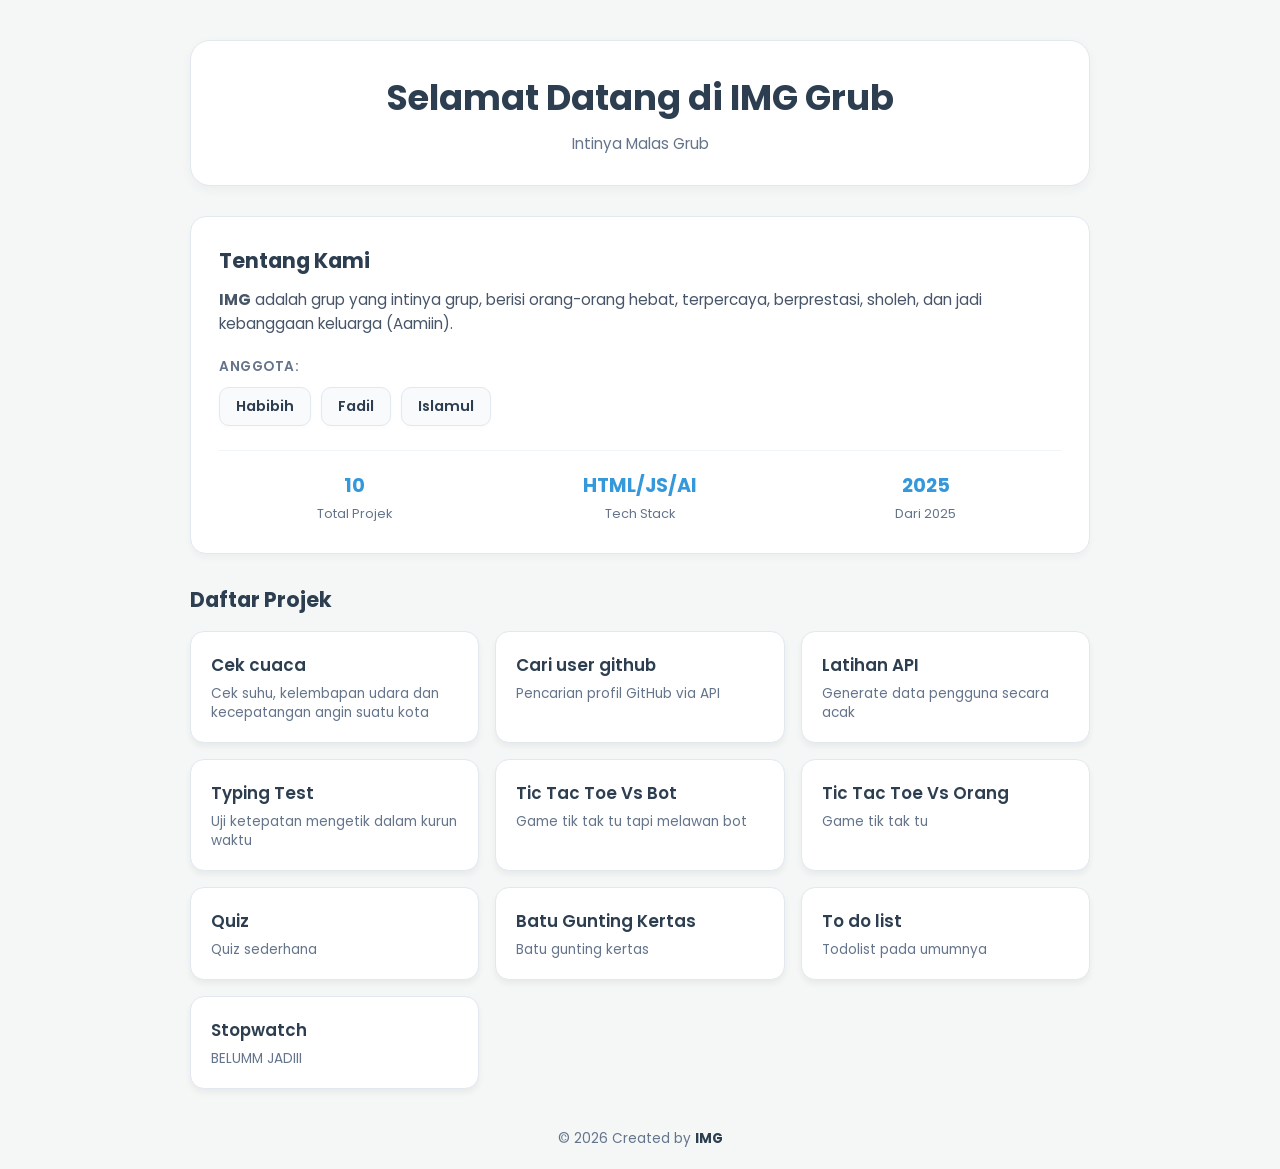
<file: index.html>
<!DOCTYPE html>
<html lang="en">
<head>
    <meta charset="UTF-8">
    <meta name="viewport" content="width=device-width, initial-scale=1.0">
    <link rel="stylesheet" href="style.css">
    <title>IMG</title>
</head>
<body>
    <div class="wrapper">
        
        <!-- Hero Section -->
        <header class="hero">
            <!-- <span class="badge-hero">Showcase Portofolio</span> -->
            <h1>Selamat Datang di IMG Grub</h1>
            <p class="subtitle">Intinya Malas Grub</p>
        </header>

        <!-- About Us Section -->
        <section class="about-section">
            <h2>Tentang Kami</h2>
            <p class="about-desc">
                <strong>IMG</strong> adalah grup yang intinya grup, berisi orang-orang hebat, terpercaya, berprestasi, sholeh, dan jadi kebanggaan keluarga (Aamiin).
            </p>

            <!-- List Member dengan Card / Badge -->
            <div class="member-container">
                <span class="member-title">Anggota:</span>
                <div class="member-list">
                    <a href="https://github.com/BelugaLink" target="_blank" rel="noopener noreferrer" class="member-card">
                        Habibih
                    </a>
                    <a href="https://github.com/dilfaaa" target="_blank" rel="noopener noreferrer" class="member-card">
                        Fadil
                    </a>
                    <a href="https://github.com/Wt40107" target="_blank" rel="noopener noreferrer" class="member-card">
                        Islamul
                    </a>
                </div>
            </div>

            <!-- Quick Stats -->
            <div class="stats-container">
                <div class="stat-item">
                    <span class="stat-number" id="totalProjek">0</span>
                    <span class="stat-label">Total Projek</span>
                </div>
                <div class="stat-item">
                    <span class="stat-number">HTML/JS/AI</span>
                    <span class="stat-label">Tech Stack</span>
                </div>
                <div class="stat-item">
                    <span class="stat-number">2025</span>
                    <span class="stat-label">Dari 2025</span>
                </div>
            </div>
        </section>

        <!-- Main Projects Grid Section -->
        <section class="projek-section">
            <h2>Daftar Projek</h2>
            <div id="adalah"></div>
        </section>

    </div>

    <!-- Footer Credit -->
    <footer>
        <p>&copy; 2026 Created by <span>IMG</span></p>
    </footer>

    <script src="script.js"></script>
</body>
</html>
</file>
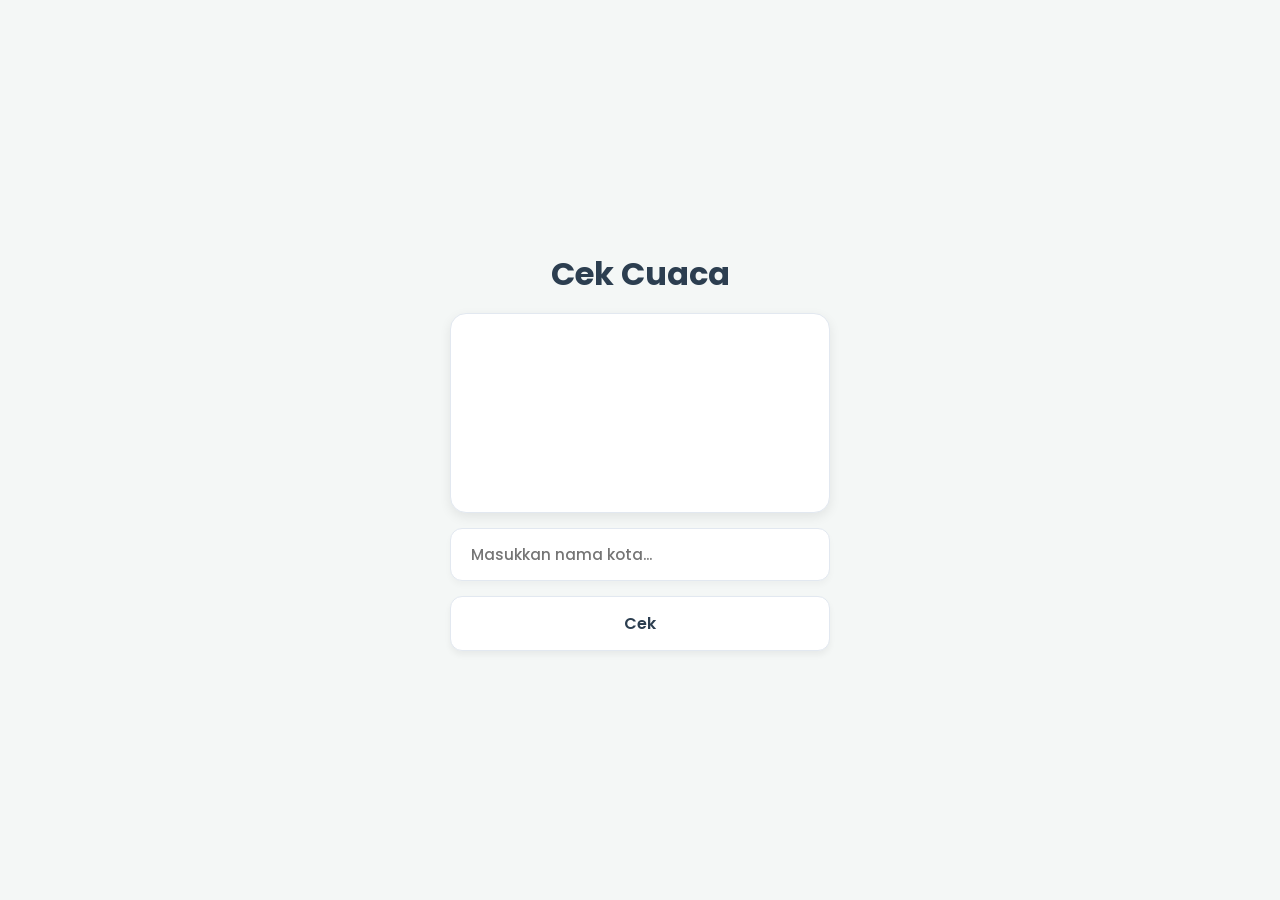
<file: cuaca/index.html>
<!DOCTYPE html>
<html lang="en">
<head>
    <meta charset="UTF-8">
    <meta name="viewport" content="width=device-width, initial-scale=1.0">
    <link rel="stylesheet" href="style.css">
    <title>Cek Cuaca</title>
</head>
<body>
    <h2>Cek Cuaca</h2>
    <div id="container"></div>
    <input type="text" id="input" placeholder="Masukkan nama kota...">
    <button id="tombol">Cek</button>
    <script src="script.js"></script>
</body>
</html>
</file>
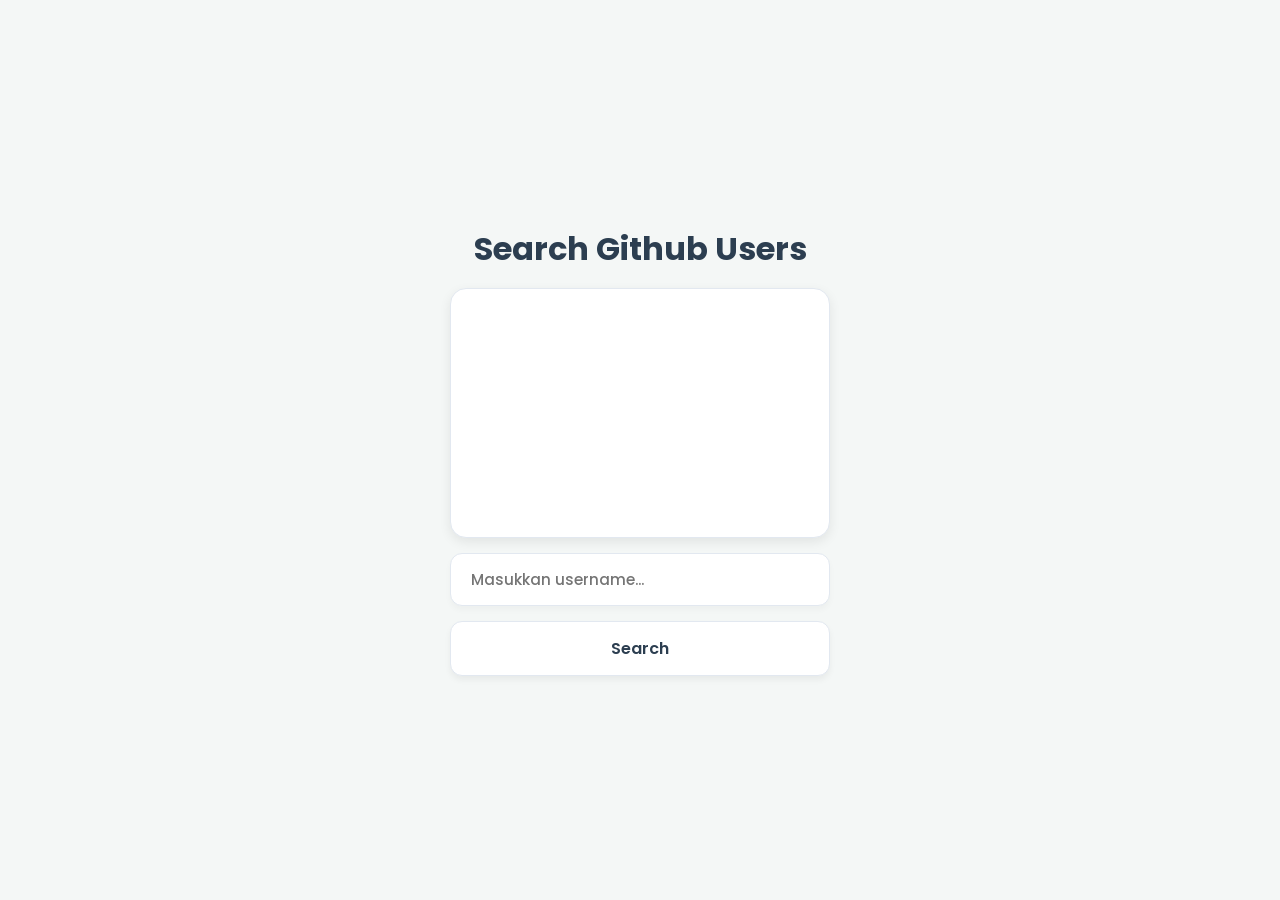
<file: githubUser/index.html>
<!DOCTYPE html>
<html lang="en">
<head>
    <meta charset="UTF-8">
    <meta name="viewport" content="width=device-width, initial-scale=1.0">
    <link rel="stylesheet" href="style.css">
    <title>Github Users Search</title>
</head>
<body>
    <h2>Search Github Users</h2>
    <div id="container"></div>
    <input type="text" id="inputUser" placeholder="Masukkan username...">
    <button id="tombol">Search</button>
    <script src="script.js"></script>
</body>
</html>
</file>
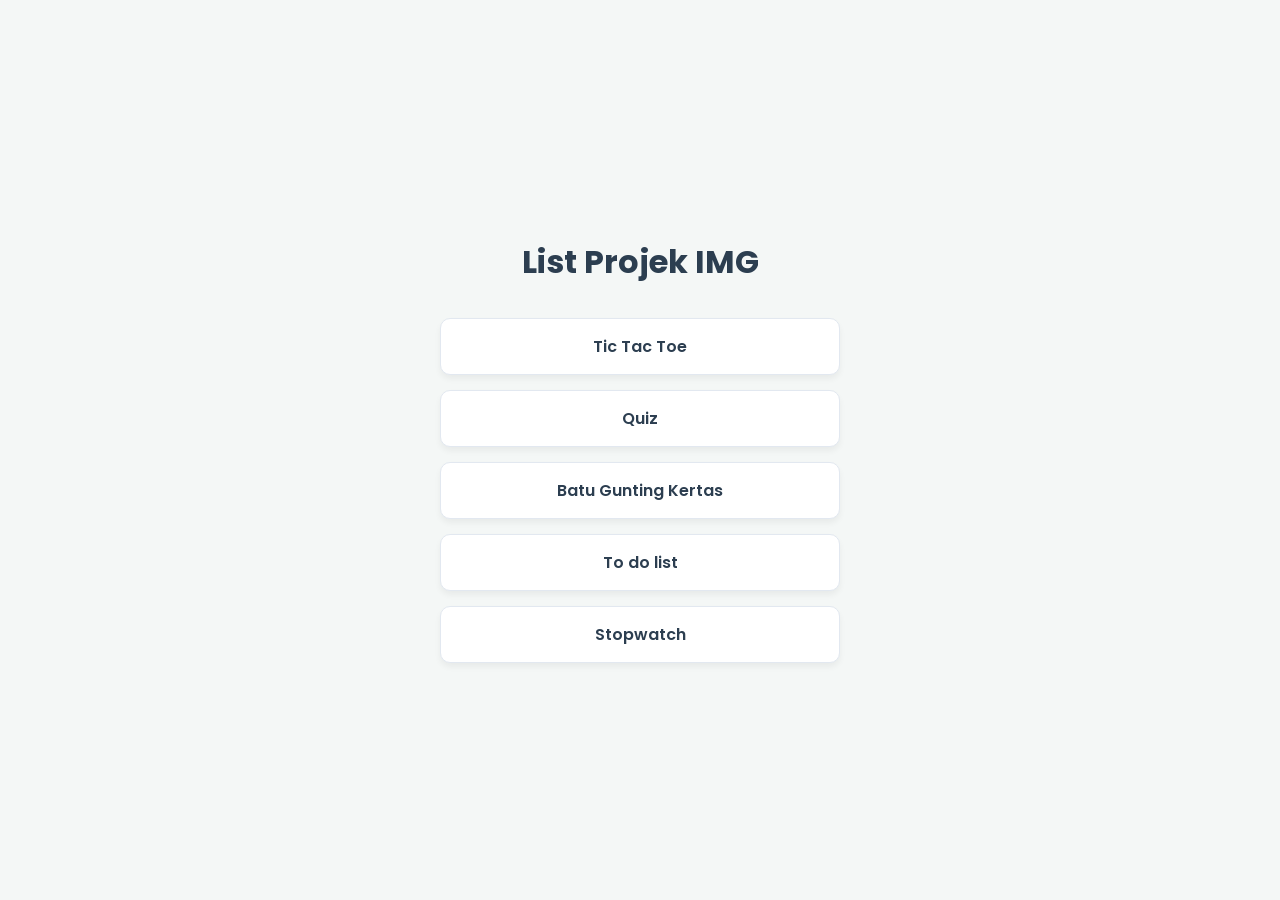
<file: halamanUtama/index.html>
<!DOCTYPE html>
<html lang="en">
<head>
    <meta charset="UTF-8">
    <meta name="viewport" content="width=device-width, initial-scale=1.0">
    <link rel="stylesheet" href="style.css">
    <title>Halaman utama img</title>
</head>
<body>
    <h1>List Projek IMG</h1>
    <div id="adalah">
    </div>
<script src="script.js"></script>
</body>
</html>
</file>
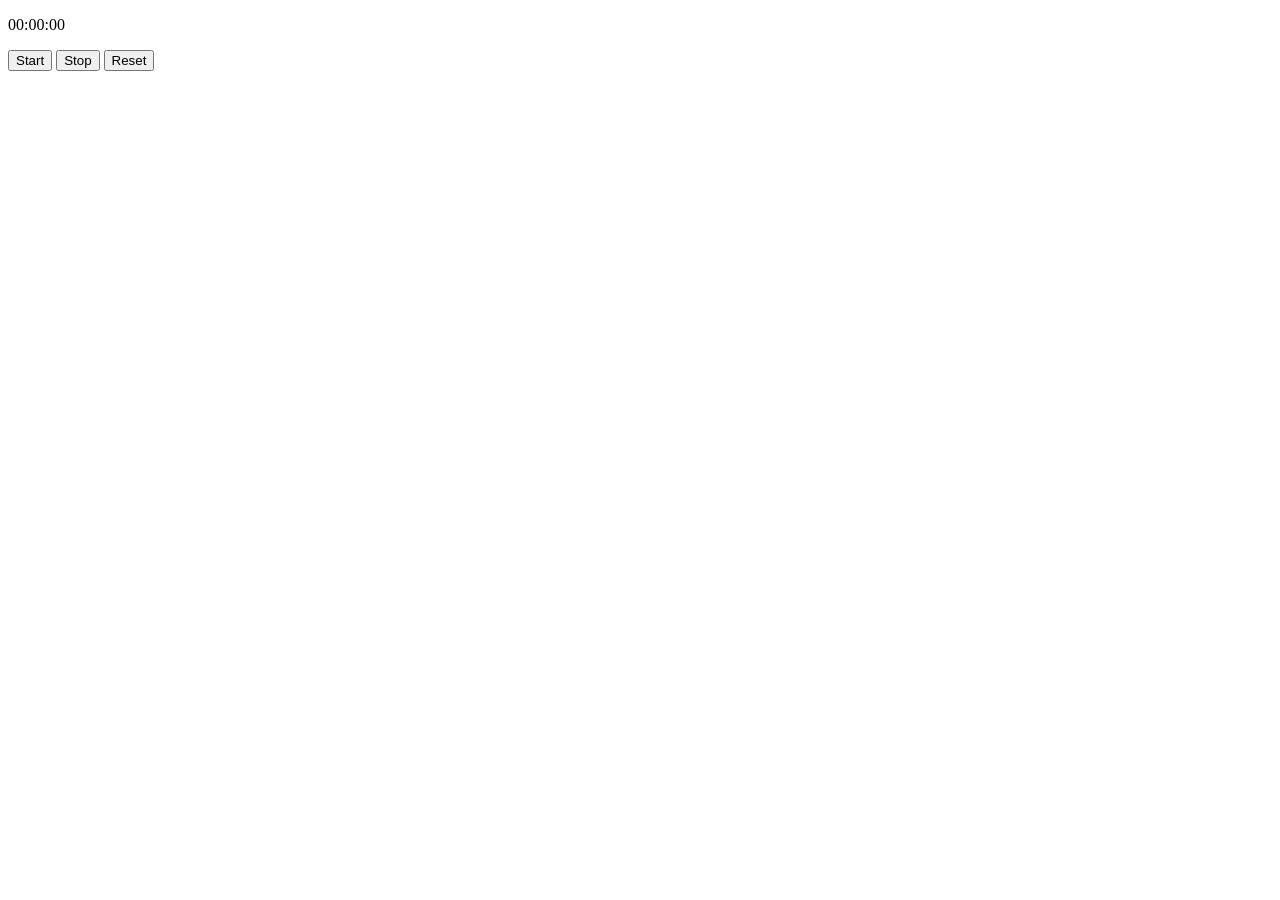
<file: miniStopWatch/index.html>
<!DOCTYPE html>
<html lang="en">
<head>
    <meta charset="UTF-8">
    <meta name="viewport" content="width=device-width, initial-scale=1.0">
    <title>Document</title>
</head>
<body>
    <p id="display">00:00:00</p>
    <button id="startBtn">Start</button>
    <button id="stopBtn">Stop</button>
    <button id="resetBtn">Reset</button>
    <script src="script.js"></script>
</body>
</html>
</file>
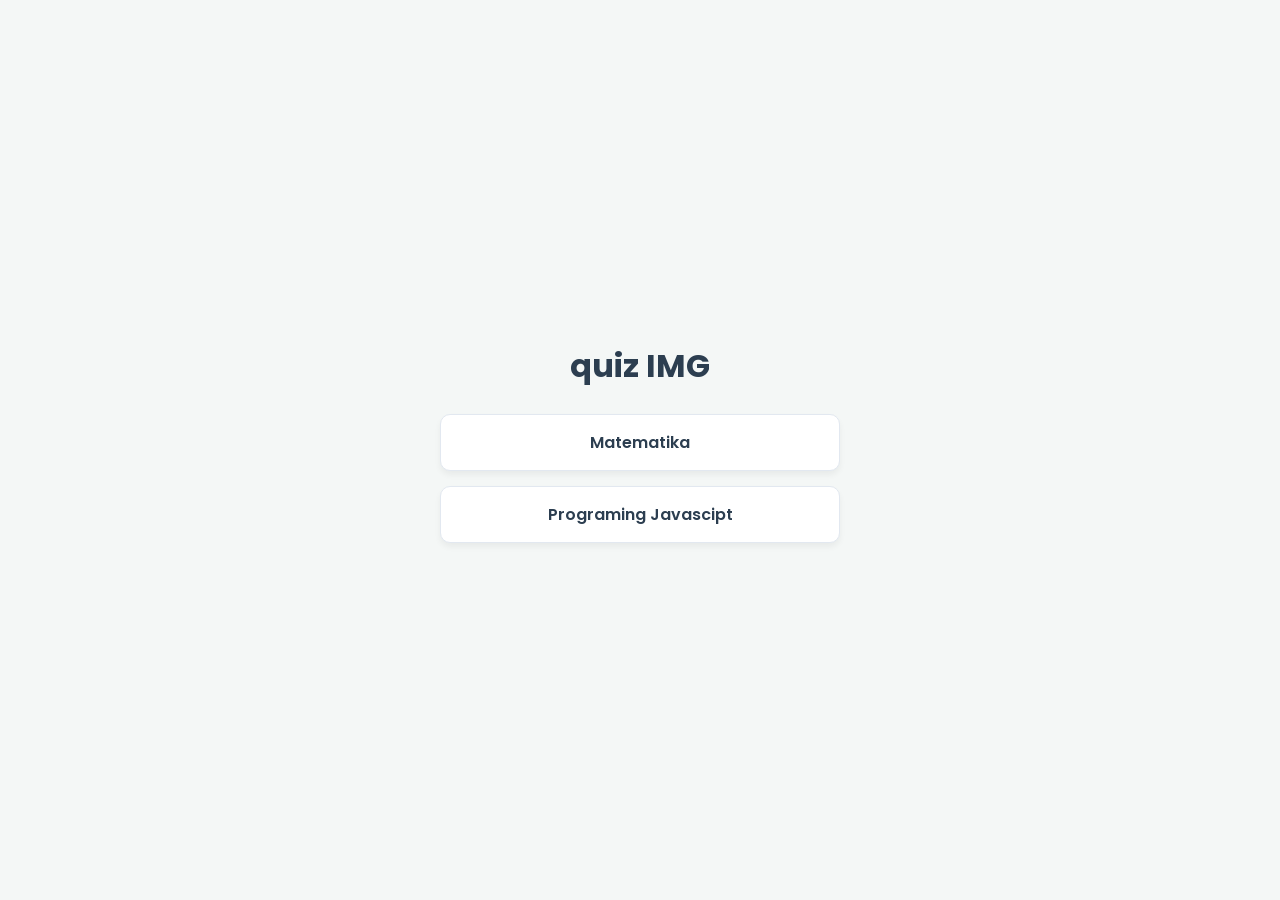
<file: quizSimple/index.html>
<!DOCTYPE html>
<html lang="en">
<head>
    <meta charset="UTF-8">
    <meta name="viewport" content="width=device-width, initial-scale=1.0">
    <title>quiz kecil kecilan</title>
    <link rel="stylesheet" href="style.css">
</head>
<body>
    <h2>quiz IMG</h2>
    <button id="matematika">Matematika</button>
    <button id="javascript">Programing Javascipt</button>
    <div id="scor" class="hidden">skor</div>
    <div id="quizContainer" class="hidden">
        <p id="timer">00.01.00</p>
        <div id="categoryTitle"></div>
        <div id="questionPlace"></div>
        <input id="inputUser" type="text">
        <button id="submitBtn">submit</button>
        <div id="result"></div>
    </div>
    <script src="script.js"></script>
</body>
</html>
</file>
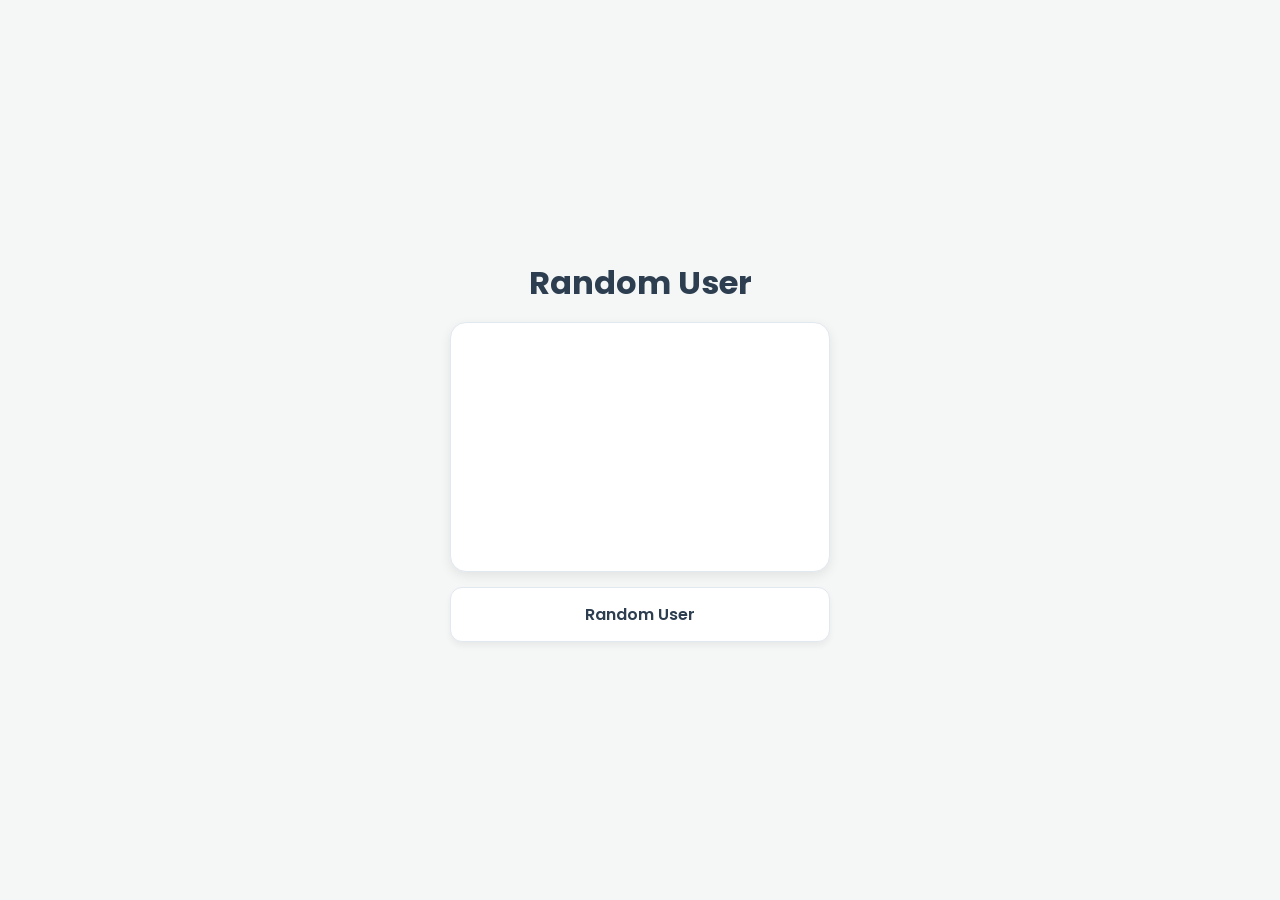
<file: randomUser/index.html>
<!DOCTYPE html>
<html lang="en">
<head>
    <meta charset="UTF-8">
    <meta name="viewport" content="width=device-width, initial-scale=1.0">
    <link rel="stylesheet" href="style.css">
    <title>Random User</title>
</head>
<body>
    <h1>Random User</h1>
    <h2 id="container"></h2>
    <button id="tombol">Random User</button>
    <script src="script.js"></script>
</body>
</html>
</file>
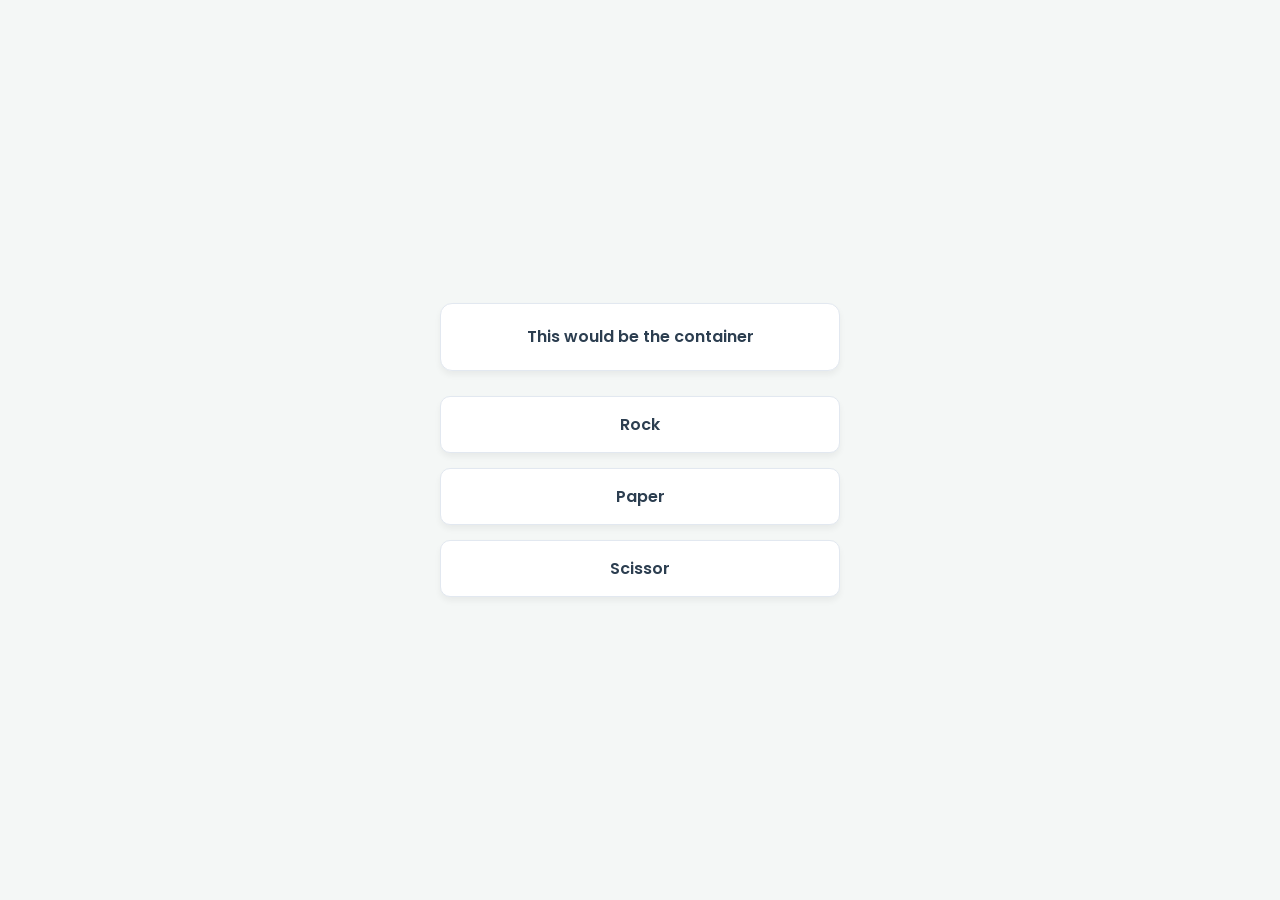
<file: Rps/index.html>
<!DOCTYPE html>
<html lang="en">
<head>
    <meta charset="UTF-8">
    <meta name="viewport" content="width=device-width, initial-scale=1.0">
    <title>Document</title>
    <link rel="stylesheet" href="style.css">
</head>
<body>
    <p id="result">This would be the container</p>
    <button id="rock">rock</button>
    <button id="paper">paper</button>
    <button id="scissor">scissor</button>
    <script src="script.js"></script>
</body>
</html>
</file>
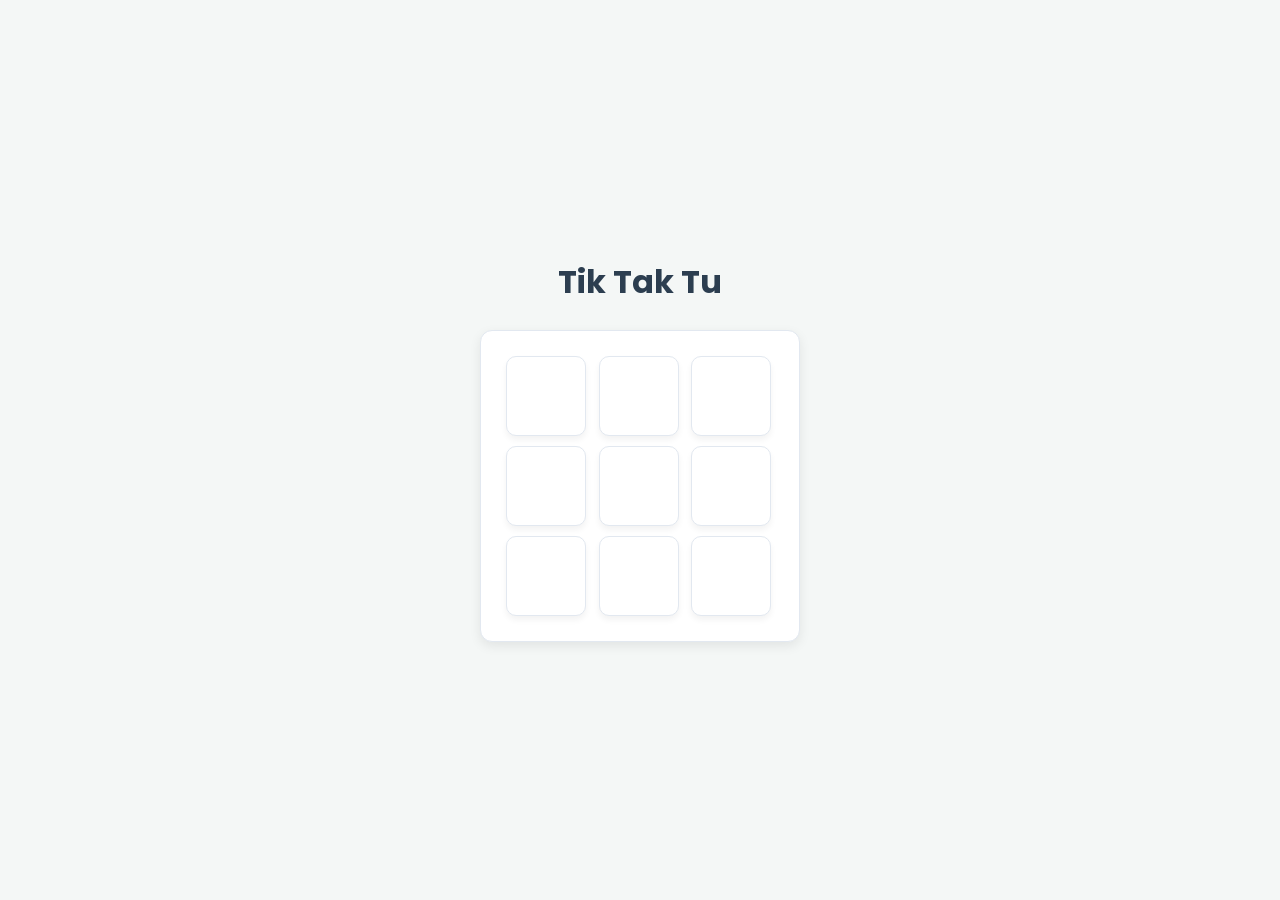
<file: Tictac/index.html>
<!DOCTYPE html>
<html lang="en">
<head>
    <meta charset="UTF-8">
    <meta name="viewport" content="width=device-width, initial-scale=1.0">
    <link rel="stylesheet" href="style.css">
    <title>Tic Tic Tuc</title>
</head>
<body>
    <h1>tik tak tu</h1>
    <div id="container"></div>
    <script src="script.js"></script>
</body>
</html>
</file>
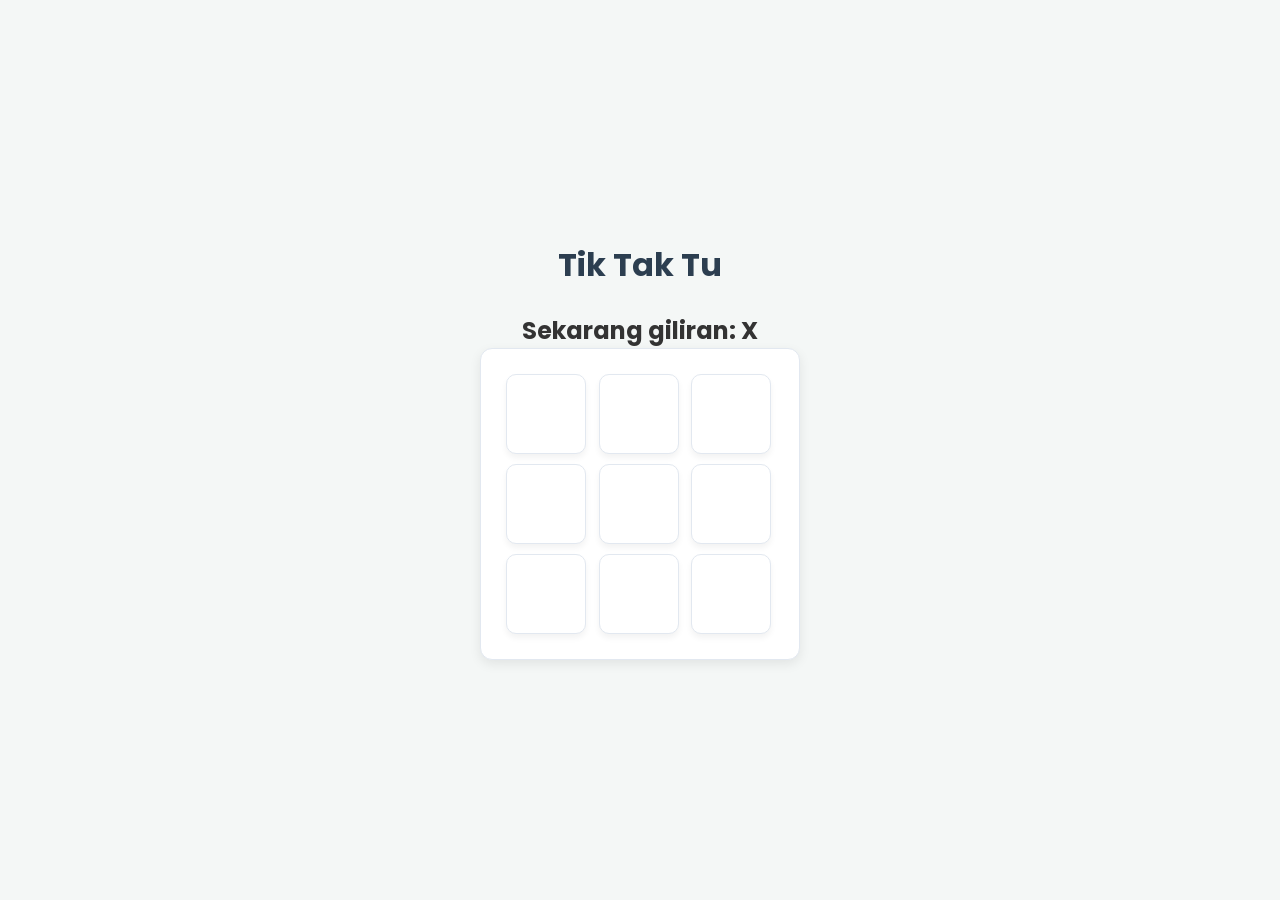
<file: TicTacVS/index.html>
<!DOCTYPE html>
<html lang="en">
<head>
    <meta charset="UTF-8">
    <meta name="viewport" content="width=device-width, initial-scale=1.0">
    <link rel="stylesheet" href="style.css">
    <title>Tic tac toe</title>
</head>
<body>
    <h1>tik tak tu</h1>
    <h2 id="giliran"></h2>
    <div id="container"></div>
    <script src="script.js"></script>
</body>
</html>
</file>
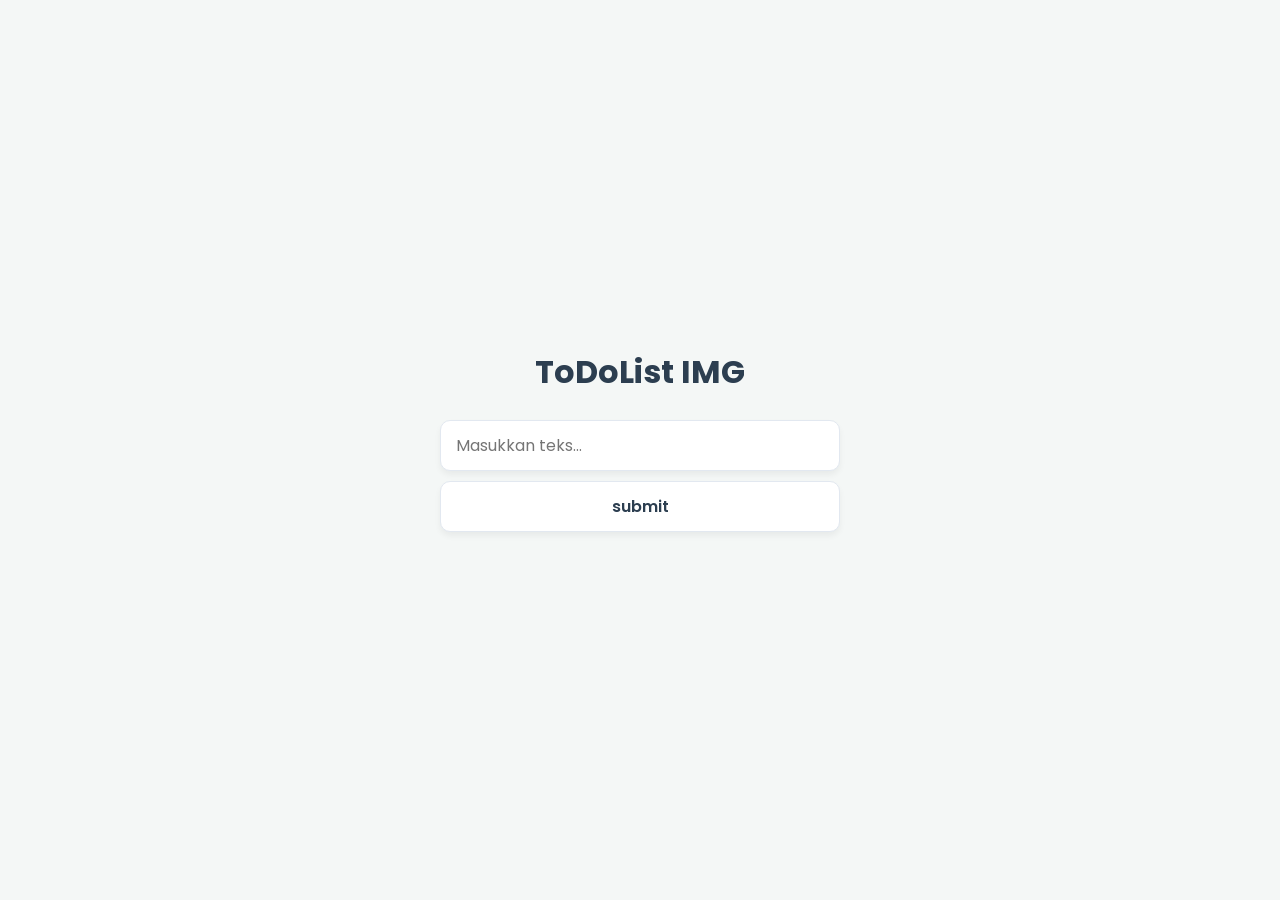
<file: toDoList/index.html>
<!DOCTYPE html>
<html lang="en">
<head>
    <meta charset="UTF-8">
    <meta name="viewport" content="width=device-width, initial-scale=1.0">
    <title>ToDoList</title>
    <link rel="stylesheet" href="style.css">
</head>
<body>
    <h2>ToDoList IMG</h2>
    <input type="text" id="inputTask" placeholder="Masukkan teks...">
    <button id="submitBtn">submit</button>
    <div id="taskContainer"></div>
    <script src="script.js"></script>
</body>
</html>
</file>
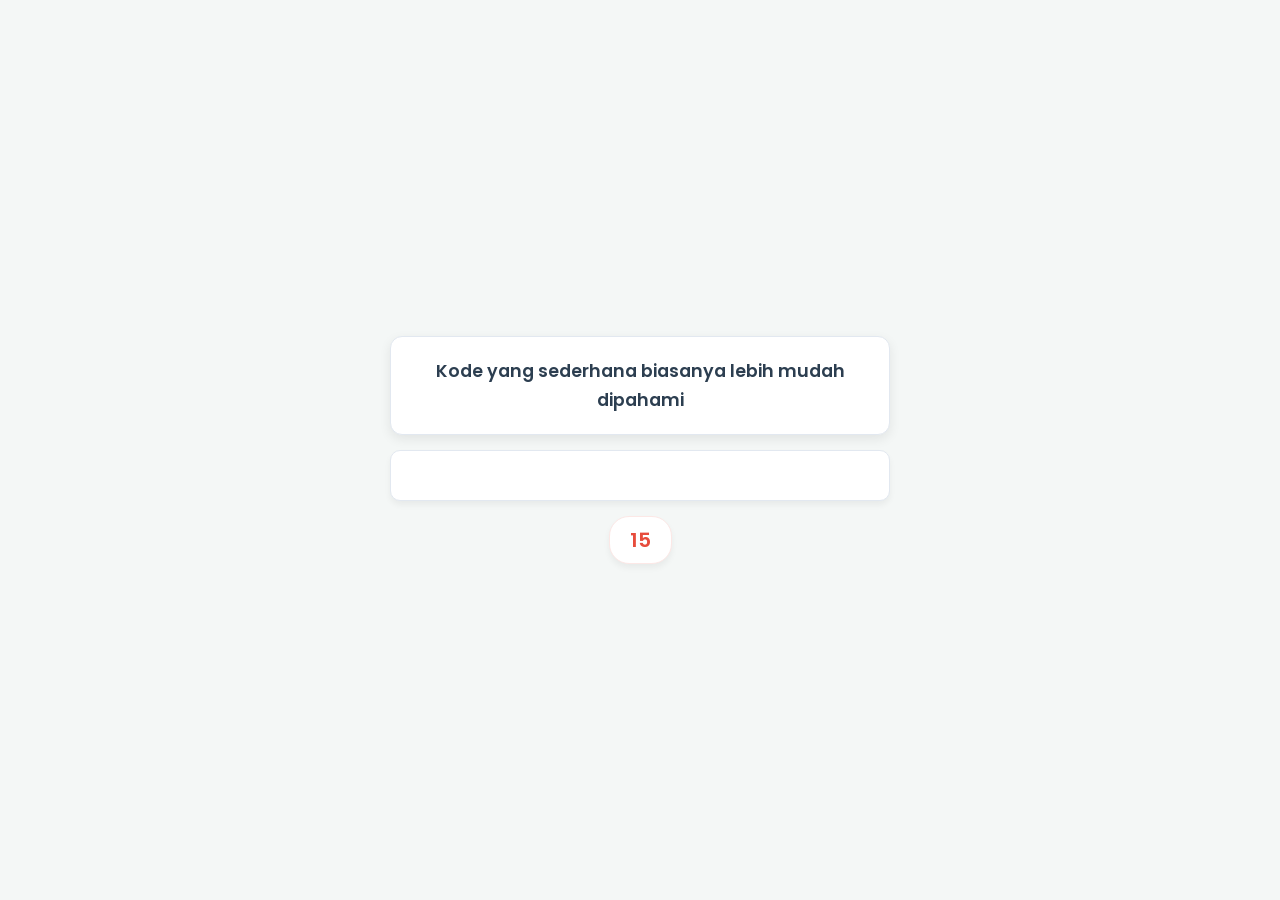
<file: typing/index.html>
<!DOCTYPE html>
<html lang="en">
<head>
    <meta charset="UTF-8">
    <meta name="viewport" content="width=device-width, initial-scale=1.0">
    <link rel="stylesheet" href="style.css">
    <title>Typing accuracy test</title>
</head>
<body>
    <h3 id="tampilKata"></h3>
    <input id="inputUser" type="text">
    <h3 id="response"></h3>
    <p id="timerContainer">15</p>
    <script src="script.js"></script>
</body>
</html>
</file>
<file: style.css>
/* Import Font dari Google Fonts */
@import url('https://fonts.googleapis.com/css2?family=Poppins:wght@400;500;600;700&display=swap');

/* Reset Dasar */
* {
    margin: 0;
    padding: 0;
    box-sizing: border-box;
}

body {
    font-family: 'Poppins', sans-serif;
    background-color: #f4f7f6;
    color: #333;
    min-height: 100vh;
    display: flex;
    flex-direction: column;
    align-items: center;
    justify-content: space-between;
    padding: 40px 20px 20px 20px;
}

.wrapper {
    width: 100%;
    max-width: 900px;
    display: flex;
    flex-direction: column;
    gap: 30px;
}

/* ==========================================
   HERO SECTION
   ========================================== */
.hero {
    text-align: center;
    padding: 30px 20px;
    background: #ffffff;
    border-radius: 20px;
    border: 1px solid #e2e8f0;
    box-shadow: 0 4px 12px rgba(0, 0, 0, 0.04);
}

.badge-hero {
    display: inline-block;
    padding: 4px 12px;
    background-color: #e0f2fe;
    color: #0369a1;
    font-size: 0.8rem;
    font-weight: 600;
    border-radius: 20px;
    margin-bottom: 12px;
}

.hero h1 {
    font-size: 2.2rem;
    font-weight: 700;
    color: #2c3e50;
    margin-bottom: 8px;
}

.hero .subtitle {
    font-size: 0.95rem;
    color: #64748b;
}

/* ==========================================
   ABOUT US SECTION
   ========================================== */
.about-section {
    background: #ffffff;
    padding: 28px;
    border-radius: 16px;
    border: 1px solid #e2e8f0;
    box-shadow: 0 4px 6px rgba(0, 0, 0, 0.03);
}

.about-section h2 {
    font-size: 1.3rem;
    color: #2c3e50;
    margin-bottom: 12px;
}

.about-desc {
    font-size: 0.95rem;
    color: #475569;
    line-height: 1.6;
    margin-bottom: 20px;
}

/* List Member */
.member-container {
    margin-bottom: 24px;
}

.member-title {
    display: block;
    font-size: 0.85rem;
    font-weight: 600;
    color: #64748b;
    margin-bottom: 10px;
    text-transform: uppercase;
    letter-spacing: 0.5px;
}

.member-list {
    display: flex;
    flex-wrap: wrap;
    gap: 10px;
}

.member-card {
    display: inline-flex;
    align-items: center;
    padding: 8px 16px;
    background-color: #f8fafc;
    color: #2c3e50;
    text-decoration: none;
    font-size: 0.9rem;
    font-weight: 600;
    border-radius: 10px;
    border: 1px solid #e2e8f0;
    box-shadow: 0 2px 4px rgba(0, 0, 0, 0.02);
    transition: all 0.3s cubic-bezier(0.4, 0, 0.2, 1);
}

.member-card:hover {
    background-color: #3498db;
    color: #ffffff;
    border-color: #3498db;
    transform: translateY(-2px);
    box-shadow: 0 6px 14px rgba(52, 152, 219, 0.3);
}

/* Quick Stats */
.stats-container {
    display: grid;
    grid-template-columns: repeat(3, 1fr);
    gap: 15px;
    border-top: 1px solid #f1f5f9;
    padding-top: 20px;
}

.stat-item {
    text-align: center;
}

.stat-number {
    display: block;
    font-size: 1.2rem;
    font-weight: 700;
    color: #3498db;
}

.stat-label {
    font-size: 0.8rem;
    color: #64748b;
}

/* ==========================================
   PROJEK GRID SECTION
   ========================================== */
.projek-section h2 {
    font-size: 1.3rem;
    color: #2c3e50;
    margin-bottom: 16px;
}

#adalah {
    display: grid;
    grid-template-columns: repeat(auto-fill, minmax(250px, 1fr));
    gap: 16px;
    width: 100%;
}

#adalah br {
    display: none;
}

/* Kartu Projek */
.card-projek {
    display: flex;
    flex-direction: column;
    justify-content: flex-start;
    padding: 20px;
    background-color: #ffffff;
    color: #2c3e50;
    text-decoration: none;
    border-radius: 14px;
    box-shadow: 0 4px 6px rgba(0, 0, 0, 0.05);
    border: 1px solid #e2e8f0;
    transition: all 0.3s cubic-bezier(0.4, 0, 0.2, 1);
}

.card-projek:hover {
    transform: translateY(-4px);
    box-shadow: 0 10px 20px rgba(52, 152, 219, 0.2);
    border-color: #3498db;
}

/* Judul Projek dalam Kartu */
.card-title {
    font-size: 1.05rem;
    font-weight: 600;
    color: #2c3e50;
    margin-bottom: 6px;
}

/* Deskripsi Projek dalam Kartu */
.card-desc {
    font-size: 0.85rem;
    color: #64748b;
    line-height: 1.4;
}

/* ==========================================
   FOOTER
   ========================================== */
footer {
    margin-top: 40px;
    text-align: center;
    font-size: 0.85rem;
    color: #64748b;
}

footer span {
    color: #2c3e50;
    font-weight: 700;
}

/* Responsive adjustment untuk layar HP */
@media (max-width: 600px) {
    .stats-container {
        grid-template-columns: 1fr;
        gap: 12px;
    }
}
</file>
<file: cuaca/style.css>
/* Import Font dari Google Fonts */
@import url('https://fonts.googleapis.com/css2?family=Poppins:wght@400;500;600;700&display=swap');

/* Reset Dasar */
* {
    margin: 0;
    padding: 0;
    box-sizing: border-box;
}

body {
    font-family: 'Poppins', sans-serif;
    background-color: #f4f7f6;
    color: #333;
    min-height: 100vh;
    display: flex;
    flex-direction: column;
    align-items: center;
    justify-content: center;
    padding: 20px;
    gap: 15px;
}

/* Judul Utama (<h2>Cek Cuaca</h2>) */
body > h2 {
    font-size: 2rem;
    font-weight: 700;
    color: #2c3e50;
    text-align: center;
}

/* Input Kota (<input id="input">) */
#input {
    display: block;
    width: 100%;
    max-width: 380px;
    padding: 14px 20px;
    background-color: #ffffff;
    color: #2c3e50;
    font-family: inherit;
    font-size: 0.95rem;
    font-weight: 500;
    border-radius: 12px;
    border: 1px solid #e2e8f0;
    box-shadow: 0 4px 6px rgba(0, 0, 0, 0.03);
    outline: none;
    transition: all 0.3s ease;
}

#input:focus {
    border-color: #3498db;
    box-shadow: 0 0 0 3px rgba(52, 152, 219, 0.2);
}

/* Tombol Cek (<button id="tombol">) */
#tombol {
    display: block;
    width: 100%;
    max-width: 380px;
    padding: 14px 20px;
    background-color: #ffffff;
    color: #2c3e50;
    font-family: inherit;
    font-size: 1rem;
    font-weight: 600;
    text-align: center;
    border-radius: 12px;
    box-shadow: 0 4px 6px rgba(0, 0, 0, 0.05);
    transition: all 0.3s cubic-bezier(0.4, 0, 0.2, 1);
    border: 1px solid #e2e8f0;
    cursor: pointer;
}

/* Efek Hover Tombol Cek */
#tombol:hover {
    background-color: #3498db;
    color: #ffffff;
    transform: translateY(-3px);
    box-shadow: 0 8px 18px rgba(52, 152, 219, 0.35);
    border-color: #3498db;
}

#tombol:active {
    transform: translateY(-1px);
}

/* Container Tampilan Hasil Cuaca (<div id="container">) */
#container {
    display: flex;
    flex-direction: column;
    align-items: center;
    justify-content: center;
    width: 100%;
    max-width: 380px;
    min-height: 200px;
    padding: 25px 20px;
    background-color: #ffffff;
    border-radius: 16px;
    box-shadow: 0 4px 12px rgba(0, 0, 0, 0.08);
    border: 1px solid #e2e8f0;
    text-align: center;
}

/* Mengatur <h2> di dalam container agar rapi dan tidak terlalu besar */
#container h2 {
    font-size: 0.95rem;
    font-weight: 500;
    color: #475569;
    margin: 0;
    line-height: 1.5;
}

/* Menonjolkan H2 pertama (Nama Kota) agar seperti header kartu */
#container h2:first-child {
    font-size: 1.15rem;
    font-weight: 700;
    color: #2c3e50;
    margin-bottom: 6px;
}

/* Sembunyikan tag <br> bawaan JS agar jarak antar baris diatur via flex gap */
#container br {
    display: none;
}
</file>
<file: githubUser/style.css>
/* Import Font dari Google Fonts */
@import url('https://fonts.googleapis.com/css2?family=Poppins:wght@400;500;600;700&display=swap');

/* Reset Dasar */
* {
    margin: 0;
    padding: 0;
    box-sizing: border-box;
}

body {
    font-family: 'Poppins', sans-serif;
    background-color: #f4f7f6;
    color: #333;
    min-height: 100vh;
    display: flex;
    flex-direction: column;
    align-items: center;
    justify-content: center;
    padding: 20px;
    gap: 15px;
}

/* Judul Utama (<h2>Search Github Users</h2>) */
body > h2 {
    font-size: 2rem;
    font-weight: 700;
    color: #2c3e50;
    text-align: center;
}

/* Input Username (<input id="inputUser">) */
#inputUser {
    display: block;
    width: 100%;
    max-width: 380px;
    padding: 14px 20px;
    background-color: #ffffff;
    color: #2c3e50;
    font-family: inherit;
    font-size: 0.95rem;
    font-weight: 500;
    border-radius: 12px;
    border: 1px solid #e2e8f0;
    box-shadow: 0 4px 6px rgba(0, 0, 0, 0.03);
    outline: none;
    transition: all 0.3s ease;
}

#inputUser:focus {
    border-color: #3498db;
    box-shadow: 0 0 0 3px rgba(52, 152, 219, 0.2);
}

/* Tombol Search (<button id="tombol">) */
#tombol {
    display: block;
    width: 100%;
    max-width: 380px;
    padding: 14px 20px;
    background-color: #ffffff;
    color: #2c3e50;
    font-family: inherit;
    font-size: 1rem;
    font-weight: 600;
    text-align: center;
    border-radius: 12px;
    box-shadow: 0 4px 6px rgba(0, 0, 0, 0.05);
    transition: all 0.3s cubic-bezier(0.4, 0, 0.2, 1);
    border: 1px solid #e2e8f0;
    cursor: pointer;
}

/* Efek Hover Tombol Search */
#tombol:hover {
    background-color: #3498db;
    color: #ffffff;
    transform: translateY(-3px);
    box-shadow: 0 8px 18px rgba(52, 152, 219, 0.35);
    border-color: #3498db;
}

#tombol:active {
    transform: translateY(-1px);
}

/* Container Tampilan User (<div id="container">) */
#container {
    display: flex;
    flex-direction: column;
    align-items: center;
    justify-content: center;
    width: 100%;
    max-width: 380px;
    min-height: 250px;
    padding: 25px 20px;
    background-color: #ffffff;
    border-radius: 16px;
    box-shadow: 0 4px 12px rgba(0, 0, 0, 0.08);
    border: 1px solid #e2e8f0;
    text-align: center;
    font-size: 0.95rem;
    font-weight: 500;
    color: #475569;
    line-height: 1.8;
}

/* Memastikan setiap <br> memaksa teks berikutnya berpindah baris */
#container br {
    display: block;
    content: "";
    margin-bottom: 2px;
}

/* Foto Profil (Ditaruh paling atas) */
#container img {
    order: -2;
    width: 110px;
    height: 110px;
    border-radius: 50%;
    object-fit: cover;
    margin-bottom: 15px;
    border: 4px solid #ffffff;
    box-shadow: 0 4px 10px rgba(0, 0, 0, 0.12);
}

/* Styling Semua Link (<a href="...">) Termasuk Profil & List Repo */
#container a {
    display: block;
    width: 100%;
    margin-top: 8px;
    padding: 10px 16px;
    background-color: #f8fafc;
    color: #2c3e50;
    font-family: inherit;
    font-size: 0.9rem;
    font-weight: 600;
    text-decoration: none;
    text-align: center;
    border-radius: 10px;
    box-shadow: 0 2px 4px rgba(0, 0, 0, 0.02);
    border: 1px solid #e2e8f0;
    transition: all 0.3s cubic-bezier(0.4, 0, 0.2, 1);
}

/* Menandai Tombol "Lihat profil" Pertama Agar Lebih Menonjol */
#container a:first-of-type {
    margin-top: 15px;
    margin-bottom: 10px;
    background-color: #ffffff;
}

/* Efek Hover Semua Link */
#container a:hover {
    background-color: #3498db;
    color: #ffffff;
    transform: translateY(-2px);
    box-shadow: 0 6px 14px rgba(52, 152, 219, 0.3);
    border-color: #3498db;
}

#container a:active {
    transform: translateY(0);
}

/* Teks Status Loading / Error (<h1>) */
#container h1 {
    font-size: 1.1rem;
    font-weight: 600;
    color: #e74c3c;
}
</file>
<file: halamanUtama/style.css>
/* Import Font dari Google Fonts */
@import url('https://fonts.googleapis.com/css2?family=Poppins:wght@400;600&display=swap');

/* Reset dasar */
* {
    margin: 0;
    padding: 0;
    box-sizing: border-box;
}

body {
    font-family: 'Poppins', sans-serif;
    background-color: #f4f7f6;
    color: #333;
    min-height: 100vh;
    display: flex;
    flex-direction: column;
    align-items: center;
    justify-content: center;
    padding: 20px;
}

/* Judul Utama */
h1 {
    font-size: 2rem;
    margin-bottom: 2rem;
    color: #2c3e50;
    text-align: center;
}

/* Container List Projek */
#adalah {
    display: flex;
    flex-direction: column;
    gap: 15px;
    width: 100%;
    max-width: 400px;
}

/* Styling Link / Tombol Projek */
#adalah a {
    display: block;
    padding: 15px 20px;
    background-color: #ffffff;
    color: #2c3e50;
    text-decoration: none;
    font-weight: 600;
    text-align: center;
    border-radius: 10px;
    box-shadow: 0 4px 6px rgba(0, 0, 0, 0.05);
    transition: all 0.3s ease;
    border: 1px solid #e2e8f0;
}

/* Efek Hover saat kursor diarahkan ke tombol */
#adalah a:hover {
    background-color: #3498db;
    color: #ffffff;
    transform: translateY(-3px);
    box-shadow: 0 8px 15px rgba(52, 152, 219, 0.3);
}

/* Sembunyikan elemen <br> dari JS agar tata letak CSS Flexbox bekerja sempurna */
#adalah br {
    display: none;
}
</file>
<file: quizSimple/style.css>
/* Import Font dari Google Fonts */
@import url('https://fonts.googleapis.com/css2?family=Poppins:wght@400;600&display=swap');

/* Reset dasar */
* {
    margin: 0;
    padding: 0;
    box-sizing: border-box;
}

body {
    font-family: 'Poppins', sans-serif;
    background-color: #f4f7f6;
    color: #333;
    min-height: 100vh;
    display: flex;
    flex-direction: column;
    align-items: center;
    justify-content: center;
    padding: 20px;
}

/* Judul Utama */
h2 {
    font-size: 2rem;
    margin-bottom: 1.5rem;
    color: #2c3e50;
    text-align: center;
}

/* Kelas untuk menyembunyikan elemen secara dinamis dari JS */
.hidden {
    display: none !important;
}

/* Tombol Pilihan Kategori / Mapel */
#matematika, 
#javascript {
    display: block;
    width: 100%;
    max-width: 400px;
    padding: 15px 20px;
    margin-bottom: 15px;
    background-color: #ffffff;
    color: #2c3e50;
    font-family: inherit;
    font-size: 1rem;
    font-weight: 600;
    text-align: center;
    border-radius: 10px;
    box-shadow: 0 4px 6px rgba(0, 0, 0, 0.05);
    transition: all 0.3s ease;
    border: 1px solid #e2e8f0;
    cursor: pointer;
}

/* Efek Hover Tombol Kategori */
#matematika:hover, 
#javascript:hover {
    background-color: #3498db;
    color: #ffffff;
    transform: translateY(-3px);
    box-shadow: 0 8px 15px rgba(52, 152, 219, 0.3);
}

/* Container Utama Quiz */
#quizContainer {
    background-color: #ffffff;
    padding: 25px;
    border-radius: 12px;
    box-shadow: 0 4px 12px rgba(0, 0, 0, 0.08);
    width: 100%;
    max-width: 400px;
    border: 1px solid #e2e8f0;
    display: flex;
    flex-direction: column;
    gap: 12px;
}

/* Header & Timer */
#categoryTitle {
    font-size: 1.25rem;
    font-weight: 600;
    color: #2c3e50;
    text-align: center;
}

#timer {
    font-weight: 600;
    color: #e74c3c;
    text-align: center;
    background-color: #fdf2f2;
    padding: 6px 12px;
    border-radius: 6px;
    width: fit-content;
    margin: 0 auto;
}

/* Pertanyaan */
#questionPlace {
    font-size: 1rem;
    color: #34495e;
    margin: 10px 0;
    line-height: 1.5;
}

/* Input Jawaban User */
#inputUser {
    width: 100%;
    padding: 12px;
    border: 1px solid #cbd5e1;
    border-radius: 8px;
    font-family: inherit;
    font-size: 0.95rem;
    outline: none;
    transition: border-color 0.2s ease;
}

#inputUser:focus {
    border-color: #3498db;
}

/* Tombol Submit */
#submitBtn {
    width: 100%;
    padding: 12px;
    background-color: #2ecc71;
    color: #ffffff;
    font-family: inherit;
    font-weight: 600;
    border: none;
    border-radius: 8px;
    cursor: pointer;
    transition: all 0.3s ease;
}

#submitBtn:hover {
    background-color: #27ae60;
    transform: translateY(-2px);
    box-shadow: 0 4px 10px rgba(46, 204, 113, 0.3);
}

/* Notifikasi Status Jawaban (Benar, Salah, Invalid) */
#result {
    font-weight: 600;
    text-align: center;
    min-height: 24px;
    transition: all 0.3s ease;
}

#result.correct {
    color: #2ecc71;
}

#result.wrong {
    color: #e74c3c;
}

#result.invalid {
    color: #f39c12;
}

/* Tampilan Skor Akhir */
#scor {
    background-color: #ffffff;
    padding: 20px;
    border-radius: 10px;
    box-shadow: 0 4px 6px rgba(0, 0, 0, 0.05);
    border: 1px solid #e2e8f0;
    width: 100%;
    max-width: 400px;
    text-align: center;
    font-weight: 600;
    color: #2c3e50;
    line-height: 1.6;
    white-space: pre-line;
}
</file>
<file: randomUser/style.css>
/* Import Font dari Google Fonts */
@import url('https://fonts.googleapis.com/css2?family=Poppins:wght@400;500;600;700&display=swap');

/* Reset Dasar */
* {
    margin: 0;
    padding: 0;
    box-sizing: border-box;
}

body {
    font-family: 'Poppins', sans-serif;
    background-color: #f4f7f6;
    color: #333;
    min-height: 100vh;
    display: flex;
    flex-direction: column;
    align-items: center;
    justify-content: center;
    padding: 20px;
    gap: 15px;
}

/* Judul Utama */
h1 {
    font-size: 2rem;
    font-weight: 700;
    color: #2c3e50;
    text-align: center;
}

/* Container Tampilan User (<h2 id="container">) */
#container {
    display: flex;
    flex-direction: column; /* Menyusun elemen secara vertikal dari atas ke bawah */
    align-items: center;
    justify-content: center;
    width: 100%;
    max-width: 380px;
    min-height: 250px;
    padding: 25px 20px;
    background-color: #ffffff;
    border-radius: 16px;
    box-shadow: 0 4px 12px rgba(0, 0, 0, 0.08);
    border: 1px solid #e2e8f0;
    text-align: center;
    font-size: 0.95rem;
    font-weight: 500;
    color: #475569;
    line-height: 1.8;
}

/* Memastikan setiap <br> memaksa teks berikutnya pindah ke baris baru */
#container br {
    display: block;
    content: "";
    margin-bottom: 2px;
}

/* Foto Profil (Ditaruh Paling Atas Menggunakan 'order: -1') */
#container img {
    order: -1; /* Memindahkan gambar ke posisi teratas dalam flex container */
    width: 110px;
    height: 110px;
    border-radius: 50%;
    object-fit: cover;
    margin-bottom: 15px; /* Jarak bawah gambar ke teks nama */
    border: 4px solid #ffffff;
    box-shadow: 0 4px 10px rgba(0, 0, 0, 0.12);
}

/* Tombol Random User (<button id="tombol">) */
#tombol {
    display: block;
    width: 100%;
    max-width: 380px;
    padding: 14px 20px;
    background-color: #ffffff;
    color: #2c3e50;
    font-family: inherit;
    font-size: 1rem;
    font-weight: 600;
    text-align: center;
    border-radius: 12px;
    box-shadow: 0 4px 6px rgba(0, 0, 0, 0.05);
    transition: all 0.3s cubic-bezier(0.4, 0, 0.2, 1);
    border: 1px solid #e2e8f0;
    cursor: pointer;
}

/* Efek Hover Tombol */
#tombol:hover {
    background-color: #3498db;
    color: #ffffff;
    transform: translateY(-3px);
    box-shadow: 0 8px 18px rgba(52, 152, 219, 0.35);
    border-color: #3498db;
}

#tombol:active {
    transform: translateY(-1px);
}
</file>
<file: Rps/style.css>
/* Import Font dari Google Fonts */
@import url('https://fonts.googleapis.com/css2?family=Poppins:wght@400;600&display=swap');

/* Reset dasar */
* {
    margin: 0;
    padding: 0;
    box-sizing: border-box;
}

body {
    font-family: 'Poppins', sans-serif;
    background-color: #f4f7f6;
    color: #333;
    min-height: 100vh;
    display: flex;
    flex-direction: column;
    align-items: center;
    justify-content: center;
    padding: 20px;
    gap: 15px; /* Memberi jarak antar elemen langsung di body */
}

/* Container Tampilan Hasil (<p id="result">) */
#result {
    display: block;
    width: 100%;
    max-width: 400px;
    padding: 20px;
    background-color: #ffffff;
    color: #2c3e50;
    font-weight: 600;
    text-align: center;
    border-radius: 12px;
    box-shadow: 0 4px 6px rgba(0, 0, 0, 0.05);
    border: 1px solid #e2e8f0;
    line-height: 1.6;
    margin-bottom: 10px;
}

/* Styling Tombol Pilihan (<button id="rock">, dll) */
#rock,
#paper,
#scissor {
    display: block;
    width: 100%;
    max-width: 400px;
    padding: 15px 20px;
    background-color: #ffffff;
    color: #2c3e50;
    font-family: inherit;
    font-size: 1rem;
    font-weight: 600;
    text-align: center;
    border-radius: 10px;
    box-shadow: 0 4px 6px rgba(0, 0, 0, 0.05);
    transition: all 0.3s ease;
    border: 1px solid #e2e8f0;
    cursor: pointer;
    text-transform: capitalize; /* Membuat huruf awal tombol kapital (Rock, Paper, Scissor) */
}

/* Efek Hover saat kursor diarahkan ke tombol */
#rock:hover,
#paper:hover,
#scissor:hover {
    background-color: #3498db;
    color: #ffffff;
    transform: translateY(-3px);
    box-shadow: 0 8px 15px rgba(52, 152, 219, 0.3);
}

/* Efek saat tombol diklik */
#rock:active,
#paper:active,
#scissor:active {
    transform: translateY(-1px);
}
</file>
<file: Tictac/style.css>
/* Import Font dari Google Fonts */
@import url('https://fonts.googleapis.com/css2?family=Poppins:wght@400;600&display=swap');

/* Reset dasar */
* {
    margin: 0;
    padding: 0;
    box-sizing: border-box;
}

body {
    font-family: 'Poppins', sans-serif;
    background-color: #f4f7f6;
    color: #333;
    min-height: 100vh;
    display: flex;
    flex-direction: column;
    align-items: center;
    justify-content: center;
    padding: 20px;
}

/* Judul Utama */
h1 {
    font-size: 2rem;
    margin-bottom: 1.5rem;
    color: #2c3e50;
    text-align: center;
    text-transform: capitalize;
}

/* Container Papan Permainan / Hasil Kemenangan */
#container {
    background-color: #ffffff;
    padding: 25px;
    border-radius: 12px;
    box-shadow: 0 4px 12px rgba(0, 0, 0, 0.08);
    border: 1px solid #e2e8f0;
    text-align: center;
    font-size: 1.5rem;
    font-weight: 600;
    color: #2c3e50;
    text-transform: capitalize;
}

/* Sembunyikan elemen <br> dari JS agar Flexbox/Grid berfungsi rapi */
#container br {
    display: none;
}

/* Mengubah container tombol menjadi tampilan grid 3x3 saat papan di-render */
#container:has(button) {
    display: grid;
    grid-template-columns: repeat(3, 1fr);
    gap: 10px;
    width: 320px;
}

/* Styling Tombol Kotak Tic-Tac-Toe */
#container button {
    width: 80px;
    height: 80px;
    background-color: #ffffff;
    color: #2c3e50;
    font-family: inherit;
    font-size: 2rem;
    font-weight: 600;
    border-radius: 10px;
    box-shadow: 0 4px 6px rgba(0, 0, 0, 0.05);
    border: 1px solid #e2e8f0;
    cursor: pointer;
    transition: all 0.3s ease;
    display: flex;
    align-items: center;
    justify-content: center;
    /* Menyembunyikan tanda titik bawaan dari teks "${papan[indeks]}." saat nilai masih kosong */
    color: transparent; 
}

/* Sembunyikan warna transparan jika tombol sudah berisi X atau O */
#container button:not(:empty) {
    color: #2c3e50;
}

/* Efek Hover untuk kotak yang bisa diklik */
#container button:hover {
    background-color: #3498db;
    color: #ffffff;
    transform: translateY(-3px);
    box-shadow: 0 8px 15px rgba(52, 152, 219, 0.3);
}

/* Efek Tekan saat diklik */
#container button:active {
    transform: translateY(-1px);
}
</file>
<file: TicTacVS/style.css>
/* Import Font dari Google Fonts */
@import url('https://fonts.googleapis.com/css2?family=Poppins:wght@400;600&display=swap');

/* Reset dasar */
* {
    margin: 0;
    padding: 0;
    box-sizing: border-box;
}

body {
    font-family: 'Poppins', sans-serif;
    background-color: #f4f7f6;
    color: #333;
    min-height: 100vh;
    display: flex;
    flex-direction: column;
    align-items: center;
    justify-content: center;
    padding: 20px;
}

/* Judul Utama */
h1 {
    font-size: 2rem;
    margin-bottom: 1.5rem;
    color: #2c3e50;
    text-align: center;
    text-transform: capitalize;
}

/* Container Papan Permainan / Hasil Kemenangan */
#container {
    background-color: #ffffff;
    padding: 25px;
    border-radius: 12px;
    box-shadow: 0 4px 12px rgba(0, 0, 0, 0.08);
    border: 1px solid #e2e8f0;
    text-align: center;
    font-size: 1.5rem;
    font-weight: 600;
    color: #2c3e50;
    text-transform: capitalize;
}

/* Sembunyikan elemen <br> dari JS agar Flexbox/Grid berfungsi rapi */
#container br {
    display: none;
}

/* Mengubah container tombol menjadi tampilan grid 3x3 saat papan di-render */
#container:has(button) {
    display: grid;
    grid-template-columns: repeat(3, 1fr);
    gap: 10px;
    width: 320px;
}

/* Styling Tombol Kotak Tic-Tac-Toe */
#container button {
    width: 80px;
    height: 80px;
    background-color: #ffffff;
    color: #2c3e50;
    font-family: inherit;
    font-size: 2rem;
    font-weight: 600;
    border-radius: 10px;
    box-shadow: 0 4px 6px rgba(0, 0, 0, 0.05);
    border: 1px solid #e2e8f0;
    cursor: pointer;
    transition: all 0.3s ease;
    display: flex;
    align-items: center;
    justify-content: center;
    /* Menyembunyikan tanda titik bawaan dari teks "${papan[indeks]}." saat nilai masih kosong */
    color: transparent; 
}

/* Sembunyikan warna transparan jika tombol sudah berisi X atau O */
#container button:not(:empty) {
    color: #2c3e50;
}

/* Efek Hover untuk kotak yang bisa diklik */
#container button:hover {
    background-color: #3498db;
    color: #ffffff;
    transform: translateY(-3px);
    box-shadow: 0 8px 15px rgba(52, 152, 219, 0.3);
}

/* Efek Tekan saat diklik */
#container button:active {
    transform: translateY(-1px);
}
</file>
<file: toDoList/style.css>
/* Import Font dari Google Fonts */
@import url('https://fonts.googleapis.com/css2?family=Poppins:wght@400;600&display=swap');

/* Reset dasar */
* {
    margin: 0;
    padding: 0;
    box-sizing: border-box;
}

body {
    font-family: 'Poppins', sans-serif;
    background-color: #f4f7f6;
    color: #333;
    min-height: 100vh;
    display: flex;
    flex-direction: column;
    align-items: center;
    justify-content: center;
    padding: 20px;
}

/* Judul Utama */
h2 {
    font-size: 2rem;
    margin-bottom: 1.5rem;
    color: #2c3e50;
    text-align: center;
}

/* Input Task */
#inputTask {
    width: 100%;
    max-width: 400px;
    padding: 12px 15px;
    border: 1px solid #e2e8f0;
    border-radius: 10px;
    font-family: inherit;
    font-size: 1rem;
    background-color: #ffffff;
    box-shadow: 0 4px 6px rgba(0, 0, 0, 0.05);
    outline: none;
    transition: all 0.3s ease;
    margin-bottom: 10px;
}

#inputTask:focus {
    border-color: #3498db;
    box-shadow: 0 0 0 3px rgba(52, 152, 219, 0.2);
}

/* Tombol Submit */
#submitBtn {
    display: block;
    width: 100%;
    max-width: 400px;
    padding: 12px 20px;
    background-color: #ffffff;
    color: #2c3e50;
    font-family: inherit;
    font-size: 1rem;
    font-weight: 600;
    text-align: center;
    border-radius: 10px;
    box-shadow: 0 4px 6px rgba(0, 0, 0, 0.05);
    transition: all 0.3s ease;
    border: 1px solid #e2e8f0;
    cursor: pointer;
    margin-bottom: 20px;
}

#submitBtn:hover {
    background-color: #3498db;
    color: #ffffff;
    transform: translateY(-2px);
    box-shadow: 0 8px 15px rgba(52, 152, 219, 0.3);
}

/* Container Task List */
#taskContainer {
    width: 100%;
    max-width: 400px;
    display: flex;
    flex-wrap: wrap;
    gap: 8px 10px;
    align-items: center;
    background-color: #ffffff;
    padding: 20px;
    border-radius: 12px;
    border: 1px solid #e2e8f0;
    box-shadow: 0 4px 6px rgba(0, 0, 0, 0.05);
}

/* Sembunyikan container jika kosong */
#taskContainer:empty {
    display: none;
}

/* Teks Task / Pesan Error */
#taskContainer p {
    flex: 1 1 100%;
    font-weight: 600;
    color: #2c3e50;
    word-break: break-word;
    padding-top: 10px;
    border-top: 1px solid #f1f5f9;
}

/* Task pertama tidak menggunakan border atas */
#taskContainer p:first-child {
    padding-top: 0;
    border-top: none;
}

/* Tombol Delete & Edit */
.deleteBtn,
.editBtn {
    flex: 1;
    padding: 8px 12px;
    font-family: inherit;
    font-size: 0.875rem;
    font-weight: 600;
    border-radius: 8px;
    border: 1px solid #e2e8f0;
    cursor: pointer;
    transition: all 0.2s ease;
    background-color: #ffffff;
}

/* Styling Khusus Tombol Delete */
.deleteBtn {
    color: #e74c3c;
    border-color: #fce8e6;
}

.deleteBtn:hover {
    background-color: #e74c3c;
    color: #ffffff;
    box-shadow: 0 4px 10px rgba(231, 76, 60, 0.3);
}

/* Styling Khusus Tombol Edit */
.editBtn {
    color: #f39c12;
    border-color: #fef5e7;
}

.editBtn:hover {
    background-color: #f39c12;
    color: #ffffff;
    box-shadow: 0 4px 10px rgba(243, 156, 18) 0.3;
}
</file>
<file: typing/style.css>
/* Import Font dari Google Fonts */
@import url('https://fonts.googleapis.com/css2?family=Poppins:wght@400;600&family=Fira+Code:wght@400;600&display=swap');

/* Reset dasar */
* {
    margin: 0;
    padding: 0;
    box-sizing: border-box;
}

body {
    font-family: 'Poppins', sans-serif;
    background-color: #f4f7f6;
    color: #333;
    min-height: 100vh;
    display: flex;
    flex-direction: column;
    align-items: center;
    justify-content: center;
    padding: 20px;
    gap: 15px;
}

/* Teks Kalimat yang Harus Diketik (<h3 id="tampilKata">) */
#tampilKata {
    width: 100%;
    max-width: 500px;
    background-color: #ffffff;
    padding: 20px;
    border-radius: 12px;
    box-shadow: 0 4px 12px rgba(0, 0, 0, 0.08);
    border: 1px solid #e2e8f0;
    color: #2c3e50;
    font-size: 1.1rem;
    font-weight: 600;
    text-align: center;
    line-height: 1.6;
}

/* Input Tempat Pengguna Ketik (<input id="inputUser">) */
#inputUser {
    width: 100%;
    max-width: 500px;
    padding: 14px 18px;
    border: 1px solid #e2e8f0;
    border-radius: 10px;
    font-family: 'Fira Code', monospace; /* Font monospace agar presisi saat mengetik */
    font-size: 1rem;
    background-color: #ffffff;
    box-shadow: 0 4px 6px rgba(0, 0, 0, 0.05);
    outline: none;
    transition: all 0.3s ease;
}

#inputUser:focus {
    border-color: #3498db;
    box-shadow: 0 0 0 3px rgba(52, 152, 219, 0.2);
}

/* Visualisasi Karakter Hasil Ketikan (<h3 id="response">) */
#response {
    width: 100%;
    max-width: 500px;
    min-height: 50px;
    background-color: #ffffff;
    padding: 15px 20px;
    border-radius: 10px;
    box-shadow: 0 4px 6px rgba(0, 0, 0, 0.05);
    border: 1px solid #e2e8f0;
    font-family: 'Fira Code', monospace;
    font-size: 1.05rem;
    word-break: break-all;
    letter-spacing: 1px;
}

/* Sembunyikan elemen response jika belum ada ketikan */
#response:empty {
    display: none;
}

/* Timer Display (<p id="timerContainer">) */
#timerContainer {
    display: inline-block;
    padding: 8px 20px;
    background-color: #ffffff;
    color: #e74c3c;
    font-size: 1.25rem;
    font-weight: 600;
    border-radius: 20px;
    border: 1px solid #fce8e6;
    box-shadow: 0 4px 6px rgba(0, 0, 0, 0.05);
    text-align: center;
}
</file>
